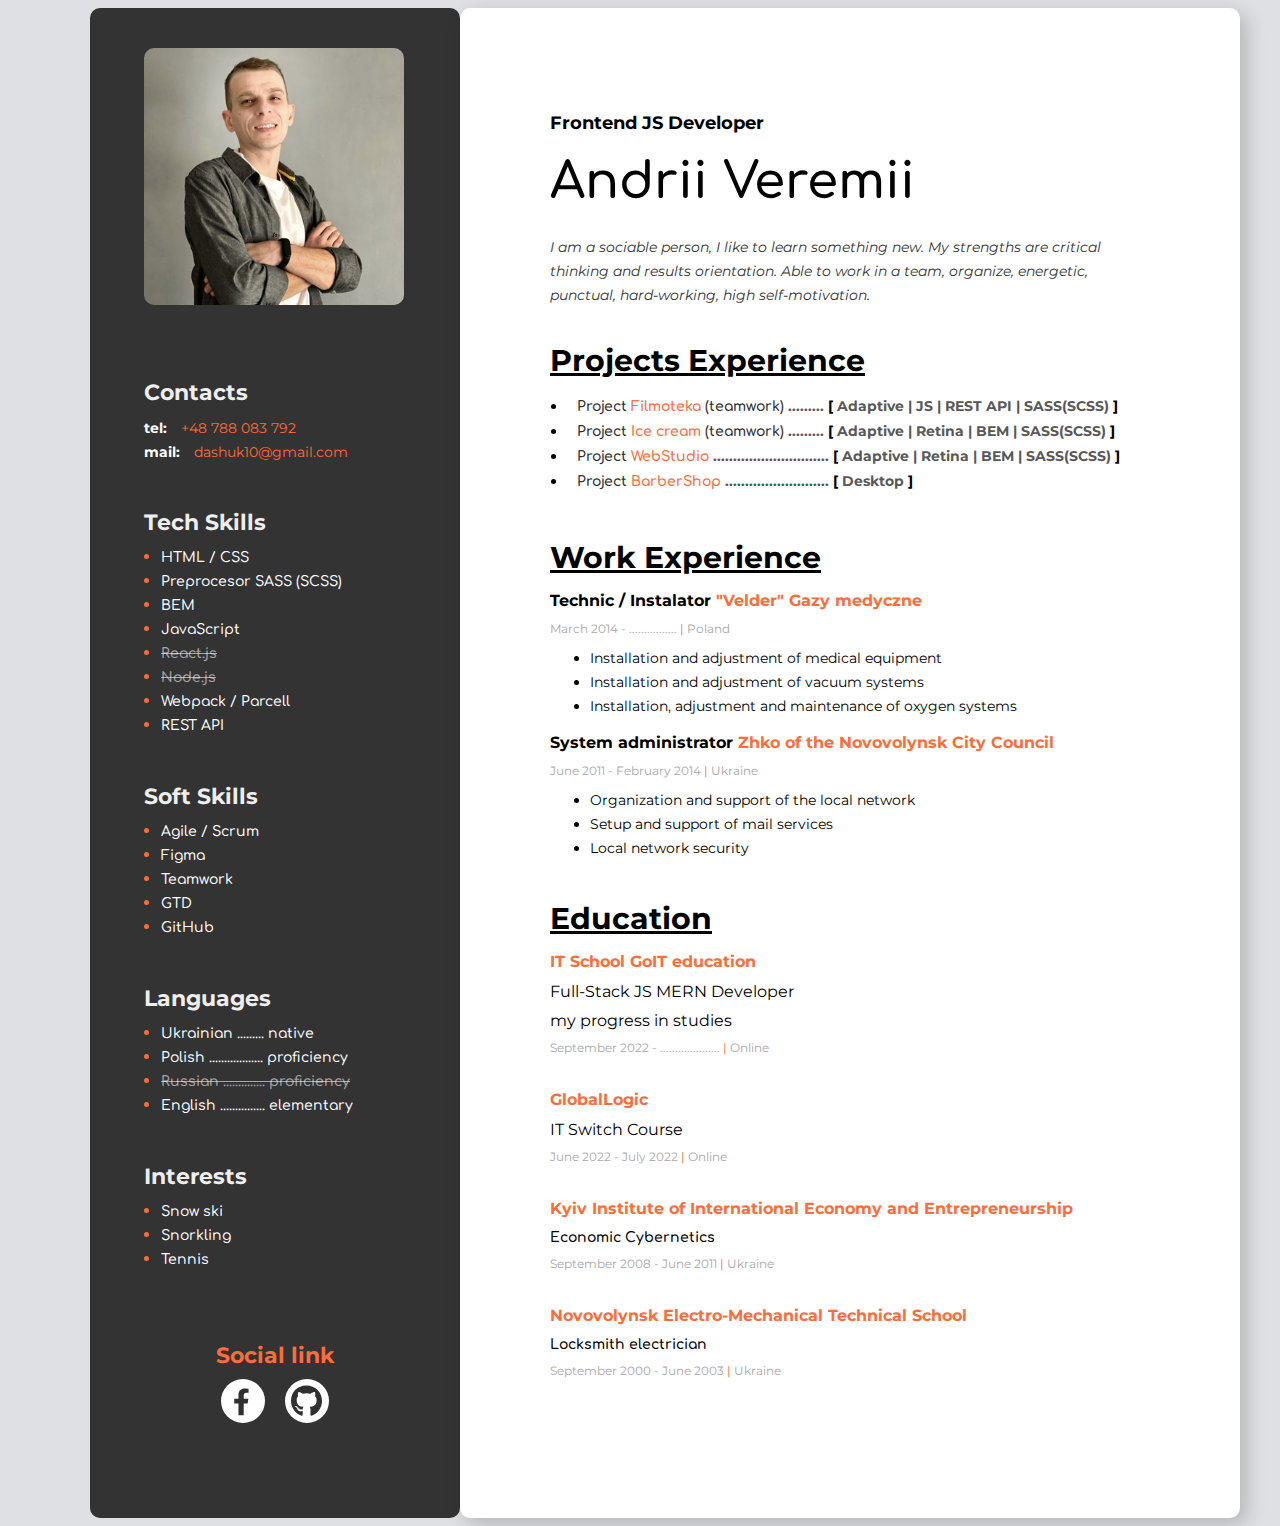
<file: index.html>
<!DOCTYPE html>
<html lang="en">
  <head>
    <meta charset="UTF-8" />
    <meta http-equiv="X-UA-Compatible" content="IE=edge" />
    <meta name="viewport" content="width=device-width, initial-scale=1.0" />
    <link rel="preconnect" href="https://fonts.googleapis.com" />
    <link rel="preconnect" href="https://fonts.gstatic.com" crossorigin />
    <link href="https://fonts.googleapis.com/css2?family=Montserrat:wght@400;700&display=swap" rel="stylesheet" />
    <link rel="preconnect" href="https://fonts.googleapis.com" />
    <link rel="preconnect" href="https://fonts.gstatic.com" crossorigin />
    <link href="https://fonts.googleapis.com/css2?family=Comfortaa:wght@400;500;600&display=swap" rel="stylesheet" />
    <link rel="stylesheet" href="styles/styles.css" />
    <title>Andrii Veremii CV</title>
  </head>
  <body>
    <!--Main-->
    <div class="main">
      
      <!--Main content-->
      <div class="main-content">

        <!--About_User-->
        <div class="about">
          <h2 class="about-position">Frontend JS Developer</h2>
          <h1 class="about-name">Andrii Veremii</h1>
          <p class="about-description">
            I am a sociable person, I like to learn something new. My strengths are critical thinking and results
            orientation. Able to work in a team, organize, energetic, punctual, hard-working, high self-motivation.
          </p>
        </div>

        <!--Projects-->
        <div class="projects">
          <h3 class="title">Projects Experience</h3>
          <ul class="projects-list">
            <li class="projects-item">
              <span class="projects">
                <a href="https://andriiveremi.github.io/team-project-filmoteka/" class="projects-link"
                  >Project <span>Filmoteka</span> (teamwork)</a>
                ......... <span class="projects-bracket">[</span> Adaptive | JS | REST API | SASS(SCSS)
                <span class="projects-bracket">]</span>
              </span>
            </li>
            <li class="projects-item">
              <span class="projects">
                <a href="https://andriiveremi.github.io/team-project/" class="projects-link"
                  >Project <span>Ice cream</span> (teamwork)</a>
                ......... <span class="projects-bracket">[</span> Adaptive | Retina | BEM | SASS(SCSS)
                <span class="projects-bracket">]</span>
              </span>
            </li>
            <li class="projects-item">
              <span class="projects">
                <a href="https://andriiveremi.github.io/goit-markup-hw-08/" class="projects-link"
                  >Project <span>WebStudio</span></a>
                ............................. <span class="projects-bracket">[</span> Adaptive | Retina | BEM |
                SASS(SCSS)
                <span class="projects-bracket">]</span>
              </span>
            </li>
            <li class="projects-item">
              <span class="projects">
                <a href="https://andriiveremi.github.io/BarbersShop/" class="projects-link"
                  >Project <span>BarberShop</span></a>
                .......................... <span class="projects-bracket">[</span> Desktop
                <span class="projects-bracket">]</span>
              </span>
            </li>
          </ul>
        </div>

        <!--Work-->
        <div class="work">
          <h3 class="title">Work Experience</h3>

          <!--Company_1-->
          <div class="work-velder">
            <h4 class="work-position">Technic / Instalator <span class="organization">"Velder" Gazy medyczne</span></h4>
            <p class="period">March 2014 - ................ <span class="line">|</span> Poland</p>
            <ul class="work-list">
              <li class="work-item">Installation and adjustment of medical equipment</li>
              <li class="work-item">Installation and adjustment of vacuum systems</li>
              <li class="work-item">Installation, adjustment and maintenance of oxygen systems</li>
            </ul>
          </div>
          <!--Company_2-->
          <div class="work-jko">
            <h4 class="work-position">
              System administrator <span class="organization">Zhko of the Novovolynsk City Council</span>
            </h4>
            <p class="period">June 2011 - February 2014 <span class="line">|</span> Ukraine</p>
            <ul class="work-list">
              <li class="work-item">Organization and support of the local network</li>
              <li class="work-item">Setup and support of mail services</li>
              <li class="work-item">Local network security</li>
            </ul>
          </div>
        </div>

        <!--Education-->
        <div class="education">
          <h3 class="title">Education</h3>

          <!-- Education_1  -->
          <div class="departament">
            <p class="education-info">IT School GoIT education</p>
            <a href="https://goit.global/pl/courses/fullstack/" target="_blank" class="education-prof-link"
              >Full-Stack JS MERN Developer</a
            >
            <a href="./progress.html" target="_blank" class="education-prof-link">my progress in studies</a>
            <p class="period">September 2022 - .................... <span class="line">|</span> Online</p>
          </div>
          <!-- Education_2  -->
          <div class="departament">
            <p class="education-info">GlobalLogic</p>
            <a href="./certyfikat.html" target="_blank" class="education-prof-link">IT Switch Course</a>
            <p class="period">June 2022 - July 2022 <span class="line">|</span> Online</p>
          </div>
          <!-- Education_3  -->
          <div class="departament">
            <p class="education-info">Kyiv Institute of International Economy and Entrepreneurship</p>
            <p class="education-prof">Economic Cybernetics</p>
            <p class="period">September 2008 - June 2011 <span class="line">|</span> Ukraine</p>
          </div>
          <!-- Education_4  -->
          <div class="departament">
            <p class="education-info">Novovolynsk Electro-Mechanical Technical School</p>
            <p class="education-prof">Locksmith electrician</p>
            <p class="period">September 2000 - June 2003 <span class="line">|</span> Ukraine</p>
          </div>
        </div>
      </div>

      <!--Sidebar-->
      <aside class="sidebar">
        <img class="photo" src="img/photo.jpg" alt="My photo :)" />

        <!--Contacts-->
        <div class="contacts">
          <h3 class="sidebar-title">Contacts</h3>
          <div>
            <p>
              <span class="contacts-type">tel:</span>
              <a href="tel:+380983477892" class="contact-link">+48 788 083 792</a>
            </p>
            <p>
              <span class="contacts-type">mail:</span>
              <a href="mailto:dashuk10@gmail.com" class="contact-link">dashuk10@gmail.com</a>
            </p>
          </div>
        </div>

        <!--Tech skills-->
        <div class="tech-skills">
          <h3 class="sidebar-title">Tech Skills</h3>
          <ul class="skills-list">
            <li class="skills-item">
              <span class="skills-text">HTML / CSS</span>
            </li>
            <li class="skills-item">
              <span class="skills-text">Preprocesor SASS (SCSS)</span>
            </li>
            <li class="skills-item">
              <span class="skills-text">BEM</span>
            </li>
            <li class="skills-item">
              <span class="skills-text">JavaScript</span>
            </li>
            <li class="skills-item">
              <span class="skills-text solid">React.js</span>
            </li>
            <li class="skills-item">
              <span class="skills-text solid">Node.js</span>
            </li>
            <li class="skills-item">
              <span class="skills-text">Webpack / Parcell</span>
            </li>
            <li class="skills-item">
              <span class="skills-text">REST API</span>
            </li>
          </ul>
        </div>

        <!--Soft skills-->
        <div class="soft-skills">
          <h3 class="sidebar-title">Soft Skills</h3>
          <ul class="skills-list">
            <li class="skills-item">
              <span class="skills-text">Agile / Scrum</span>
            </li>
            <li class="skills-item">
              <span class="skills-text">Figma</span>
            </li>
            <li class="skills-item">
              <span class="skills-text">Teamwork</span>
            </li>
            <li class="skills-item">
              <span class="skills-text">GTD</span>
            </li>
            <li class="skills-item">
              <span class="skills-text">GitHub</span>
            </li>
          </ul>
        </div>

        <!-- Languages -->
        <div class="languages">
          <h3 class="sidebar-title">Languages</h3>
          <ul class="skills-list">
            <li class="skills-item">
              <span class="skills-text">Ukrainian ......... native</span>
            </li>
            <li class="skills-item">
              <span class="skills-text">Polish .................. proficiency</span>
            </li>
            <li class="skills-item">
              <span class="skills-text solid">Russian .............. proficiency</span>
            </li>
            <li class="skills-item">
              <span class="skills-text">English ............... elementary</span>
            </li>
          </ul>
        </div>

        <!-- Interests -->
        <div class="interests">
          <h3 class="sidebar-title">Interests</h3>
          <ul class="skills-list">
            <li class="skills-item">
              <span class="skills-text">Snow ski</span>
            </li>
            <li class="skills-item">
              <span class="skills-text">Snorkling</span>
            </li>
            <li class="skills-item">
              <span class="skills-text">Tennis</span>
            </li>
          </ul>
        </div>

        <!-- Social -->
        <div class="social">
          <h3 class="sidebar-title">Social link</h3>
          <ul class="social-list">
            <li class="social-item">
              <a class="social-link" href="https://www.facebook.com/Dashuk10" target="_blank">
                <svg width="21" height="32">
                  <use href="./img/icons.svg#facebook"></use>
                </svg>
              </a>
            </li>
            <li class="social-item">
              <a class="social-link" href="https://github.com/AndriiVeremi" target="_blank">
                <svg width="32" height="32">
                  <use href="./img/icons.svg#github"></use>
                </svg>
              </a>
            </li>
          </ul>
        </div>
      </aside>
    </div>
  </body>
</html>
</file>
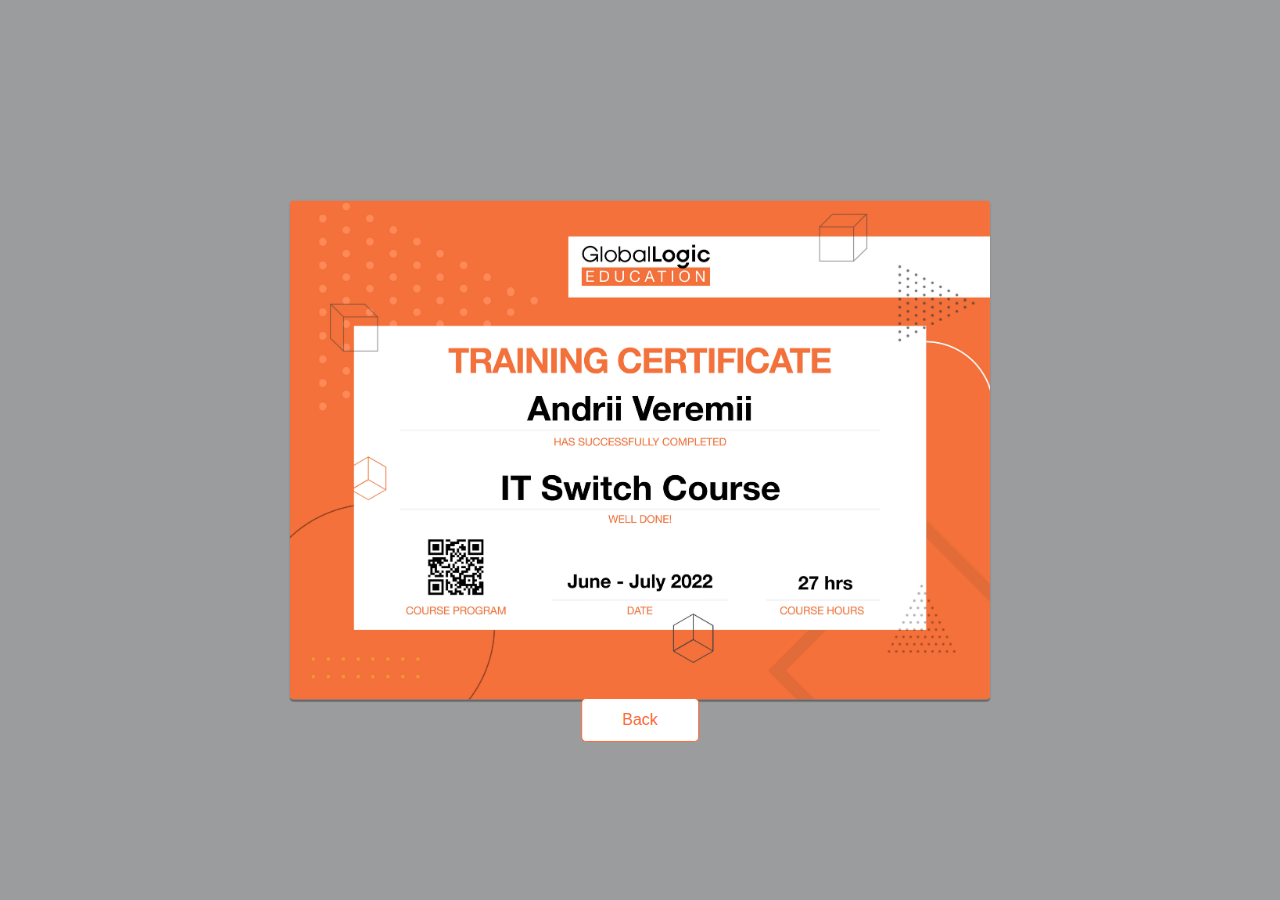
<file: certyfikat.html>
<!DOCTYPE html>
<html lang="en">
  <head>
    <meta charset="UTF-8" />
    <meta http-equiv="X-UA-Compatible" content="IE=edge" />
    <meta name="viewport" content="width=device-width, initial-scale=1.0" />
    <title>Andrii Veremii CV</title>
    <link rel="preconnect" href="https://fonts.googleapis.com" />
    <link rel="preconnect" href="https://fonts.gstatic.com" crossorigin />
    <link href="https://fonts.googleapis.com/css2?family=Comfortaa:wght@400;500;600&display=swap" rel="stylesheet" />

    <link rel="stylesheet" href="styles/styles.css" />
  </head>
  <body>
    <div class="thumb">
      <img class="thumb-img" src="./img/Certificates_Andrii_Veremii.jpg" width="700" alt="Certificates" />
    </div>
    <a href="./index.html" class="button">Back</a>
  </body>
</html>
</file>
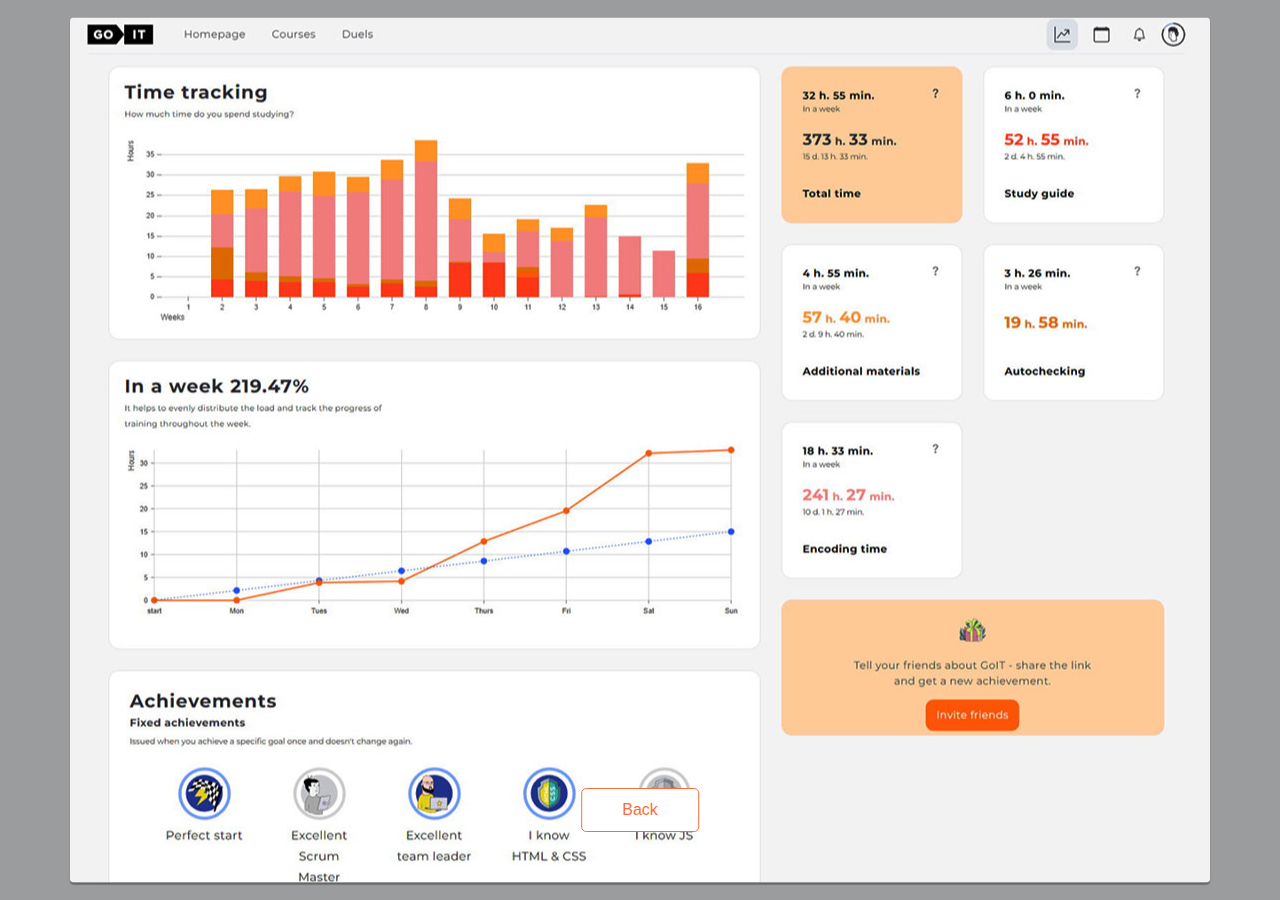
<file: progress.html>
<!DOCTYPE html>
<html lang="en">
 <head>
    <meta charset="UTF-8" />
    <meta http-equiv="X-UA-Compatible" content="IE=edge" />
    <meta name="viewport" content="width=device-width, initial-scale=1.0" />
    <title>Andrii Veremii CV</title>
    <link rel="preconnect" href="https://fonts.googleapis.com" />
    <link rel="preconnect" href="https://fonts.gstatic.com" crossorigin />
    <link href="https://fonts.googleapis.com/css2?family=Comfortaa:wght@400;500;600&display=swap" rel="stylesheet" />

    <link rel="stylesheet" href="styles/styles.css" />
  </head>
<body>

     <div class="thumb">
      <img class="thumb-img" src="./img/progress.jpg" width="1140" height="865" alt="progress" />
    </div>
    <a href="./index.html" class="button btn">Back</a>
    
</body>
</html>
</file>
<file: styles/styles.css>
/* Reset styles */
a {
  color: inherit;
  text-decoration: none;
  margin: 0;
}

p {
  margin: 0;
}

h1,
h2,
h3,
h4,
h5,
h6 {
  margin-top: 0;
  margin-bottom: 0;
}

body {
  font-family: "Montserrat", sans-serif;
  background-color: #dfe0e3;
}

/* main styles */

.main {
  display: flex;
  flex-direction: row-reverse;
  width: 1200px;
  margin: 0 auto;
}

/* main content */
.main-content {
  padding: 105px 90px;
  border-radius: 10px;
  background-color: #fff;
  box-shadow: 6px 6px 20px rgba(0, 0, 0, 0.2);
}

/* about styles */
.about {
  margin-bottom: 40px;
}

.about-position {
  margin-bottom: 20px;
  font-weight: 700;
  font-size: 18px;
  line-height: calc(17 / 14);
  color: #000000;
}

.about-name {
  margin-bottom: 25px;
  font-family: "Comfortaa", monospace;
  font-weight: 600;
  font-size: 50px;
  line-height: calc(55 / 50);
  color: #000000;
}

.about-description {
  width: 600px;
  font-size: 14px;
  line-height: calc(24 / 14);
  color: #333333;
  font-style: italic;
}

/* projects styles */
.projects {
  margin-bottom: 50px;
}

/* projects_title styles */
.title {
  margin-bottom: 20px;
  font-weight: 700;
  font-size: 30px;
  line-height: calc(27 / 30);
  text-decoration: underline;
  color: #000000;
}

.projects-list {
  margin: 0;
  padding-left: 17px;
}

.projects-item {
  font-weight: 700;
  font-size: 14px;
  line-height: calc(24 / 14);
  color: #000000;
}

.projects,
.projects-link {
  font-size: 14px;
  line-height: calc(24 / 14);
  color: #595959;
}

.projects-link {
  font-family: "Comfortaa", monospace;
  font-weight: 600;
  color: #303030;
  margin-left: 10px;
  cursor: pointer;
}

.projects-link span {
  color: #fb6d3a;
}

.projects-link span:hover {
  text-shadow: 1px 1px 3px rgba(5, 5, 1, 0.8);
}

.projects-bracket {
  font-weight: 700;
  font-size: 14px;
  line-height: calc(24 / 14);
  color: #000000;
}

/* work styles */
.work {
  margin-bottom: 45px;
}

.work-velder {
  margin-bottom: 15px;
}

.work-position {
  font-weight: 700;
  font-size: 16px;
  line-height: calc(20 / 16);
  color: #000;
  margin-bottom: 10px;
}

.organization {
  font-weight: 700;
  font-size: 16px;
  line-height: calc(20 / 16);
  color: #fb6d3a;
}

.period {
  margin-bottom: 10px;
  font-size: 12px;
  line-height: calc(15 / 12);
  color: #a8a8a8;
}

.line {
  font-size: 12px;
  line-height: calc(15 / 12);
  color: #fb6d3a;
}

.work-list {
  margin: 0;
}

.work-item {
  font-size: 14px;
  line-height: calc(24 / 14);
  color: #000000;
}

/* education styles */
.departament {
  margin-bottom: 35px;
}

.education-info {
  font-weight: 700;
  font-size: 16px;
  line-height: calc(20 / 16);
  color: #fb6d3a;
  margin-bottom: 10px;
}

.education-prof {
  font-family: "Comfortaa", monospace;
  font-weight: 600;
  font-size: 14px;
  line-height: calc(17 / 14);
  color: #000000;
  margin-bottom: 10px;
}

.education-prof-link {
  display: block;
  margin-bottom: 10px;
}

.education-prof-link:hover {
  color: #fb6d3a;
  text-shadow: 1px 1px 3px rgba(5, 5, 1, 0.8);
}

/* sidebar styles */
.sidebar {
  border-radius: 10px;
  background-color: #333333;
  padding-top: 40px;
  width: 370px;
}

.photo {
  width: 260px;
  margin-left: 54px;
  margin-bottom: 70px;
  border-radius: 10px;
}

.contacts,
.tech-skills,
.soft-skills,
.languages {
  padding-left: 54px;
  margin-bottom: 45px;
}

.interests {
  padding-left: 54px;
  margin-bottom: 70px;
}

.sidebar-title {
  color: #eeeeee;
  font-weight: 700;
  font-size: 22px;
  line-height: calc(27 / 22);
  margin-bottom: 10px;
}

.contacts-type {
  font-weight: 700;
  font-size: 14px;
  line-height: calc(24 / 14);
  color: #fff;
  margin-right: 10px;
}

.contact-link {
  font-size: 14px;
  line-height: calc(24 / 14);
  color: #fb6d3a;
}

.skills-list {
  color: #fff;
  padding: 0;
  margin: 0;
  padding-left: 17px;
}

.skills-item {
  color: #fb6d3a;
}

.skills-text {
  font-family: "Comfortaa", monospace;
  font-weight: 500;
  font-size: 14px;
  line-height:  calc(24 / 14);
  color: #fff;
}

.solid {
  text-decoration: line-through;
  color: rgba(247, 244, 244, 0.6);
}

.social .sidebar-title {
  text-align: center;
  color: #fb6d3a;
}

.social-list {
  display: flex;
  justify-content: center;
  list-style: none;
  padding: 0;
  margin: 0;
}

.social-item {
  height: 44px;
  width: 44px;
  border-radius: 50%;
  background-color: #fff;
}

.social-item:not(:last-child) {
  margin-right: 20px;
}

.social-link {
  display: block;
  margin-top: 6px;
  fill: #303030;
  text-align: center;
}

.social-item:hover .social-link {
  fill: #fb6d3a;
}

.thumb {
  position: fixed;
  top: 0;
  left: 0;
  width: 100%;
  height: 100%;
  background-color: rgba(0, 0, 0, 0.3);
  opacity: 1;
}

.thumb-img {
  position: absolute;
  top: 50%;
  left: 50%;
  transform: translate(-50%, -50%);
  box-shadow: 0px 1px 3px rgba(0, 0, 0, 0.12), 0px 1px 1px rgba(0, 0, 0, 0.14), 0px 2px 1px rgba(0, 0, 0, 0.2);
  border-radius: 4px;
}

.button {
  display: inline-block;
  position: absolute;
  top: 80%;
  left: 50%;
  transform: translate(-50%, -50%);
  padding: 12px 40px;
  border-radius: 5px;
  background-color: #fff;
  transition: transform 250ms linear;
  color: #fb6d3a;
  border: 1px solid #fb6d3a;
}

.button.btn {
   top: 90%;
}
</file>
